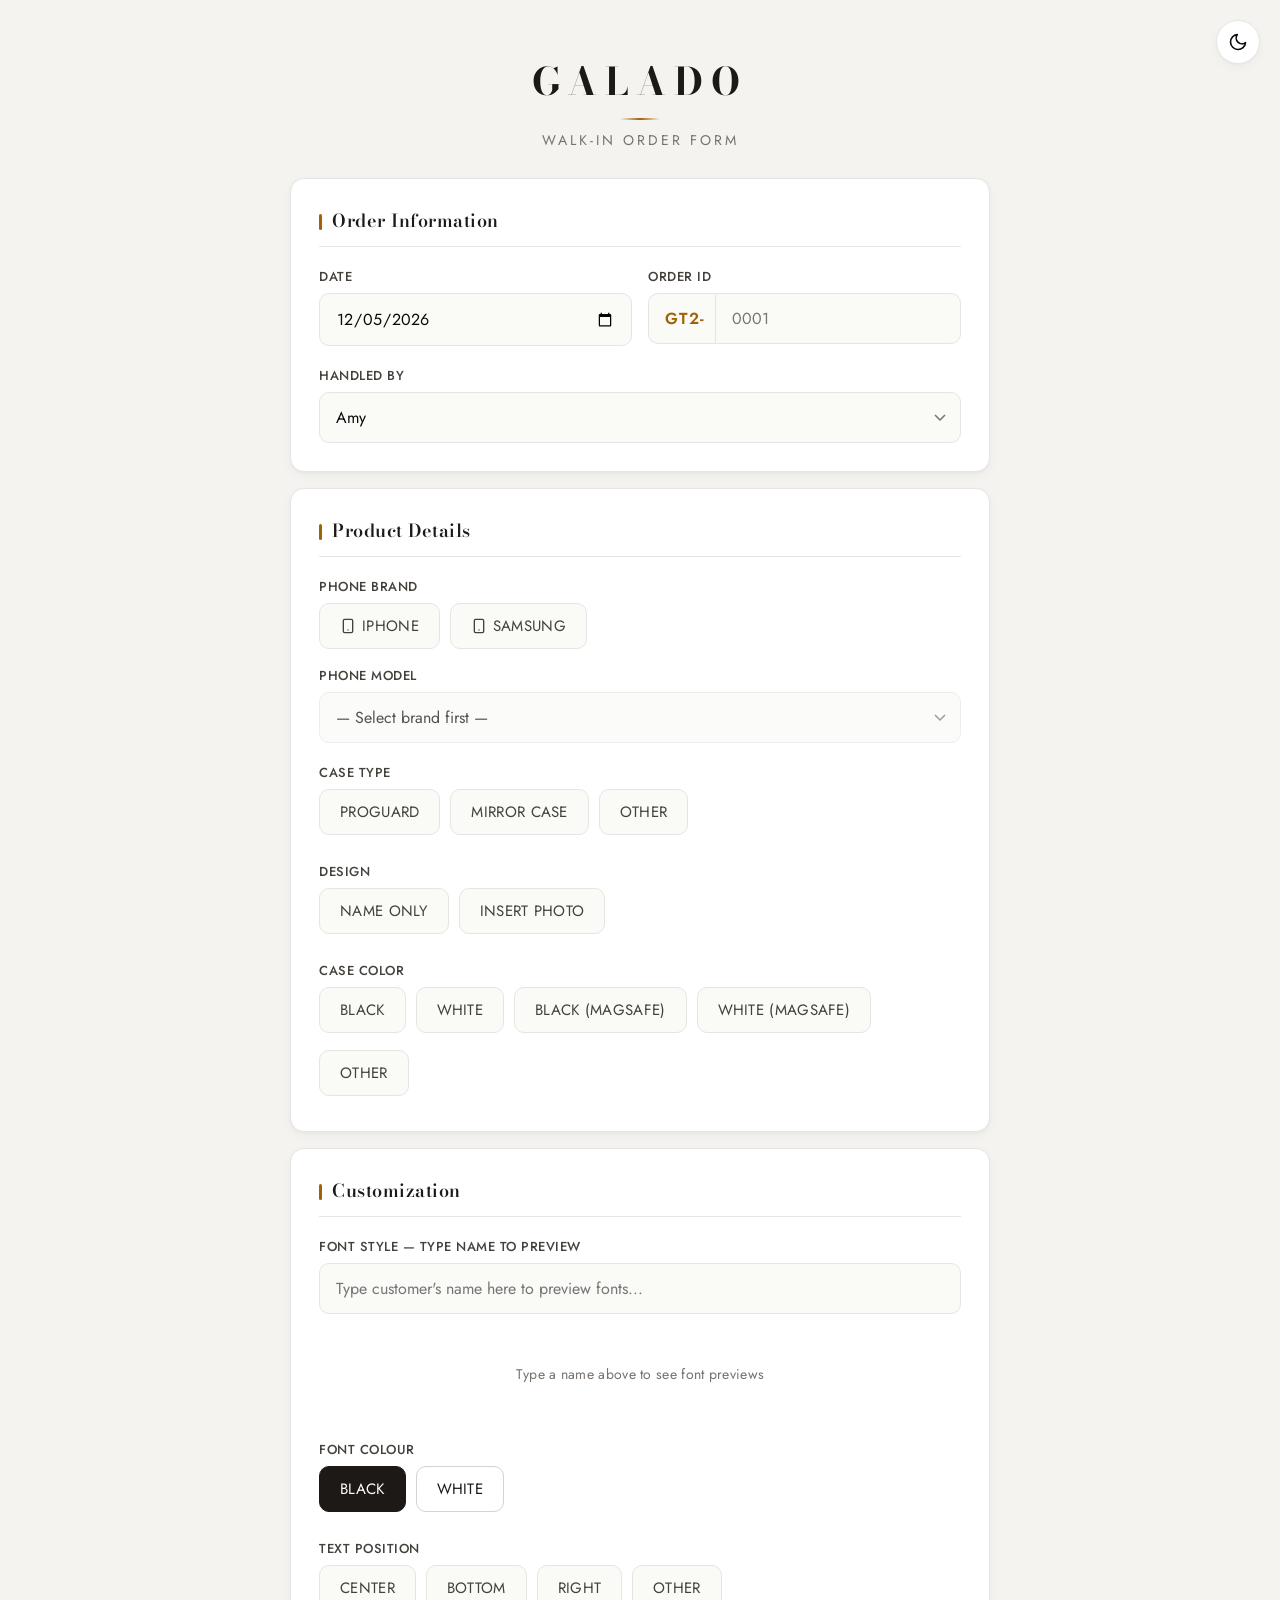
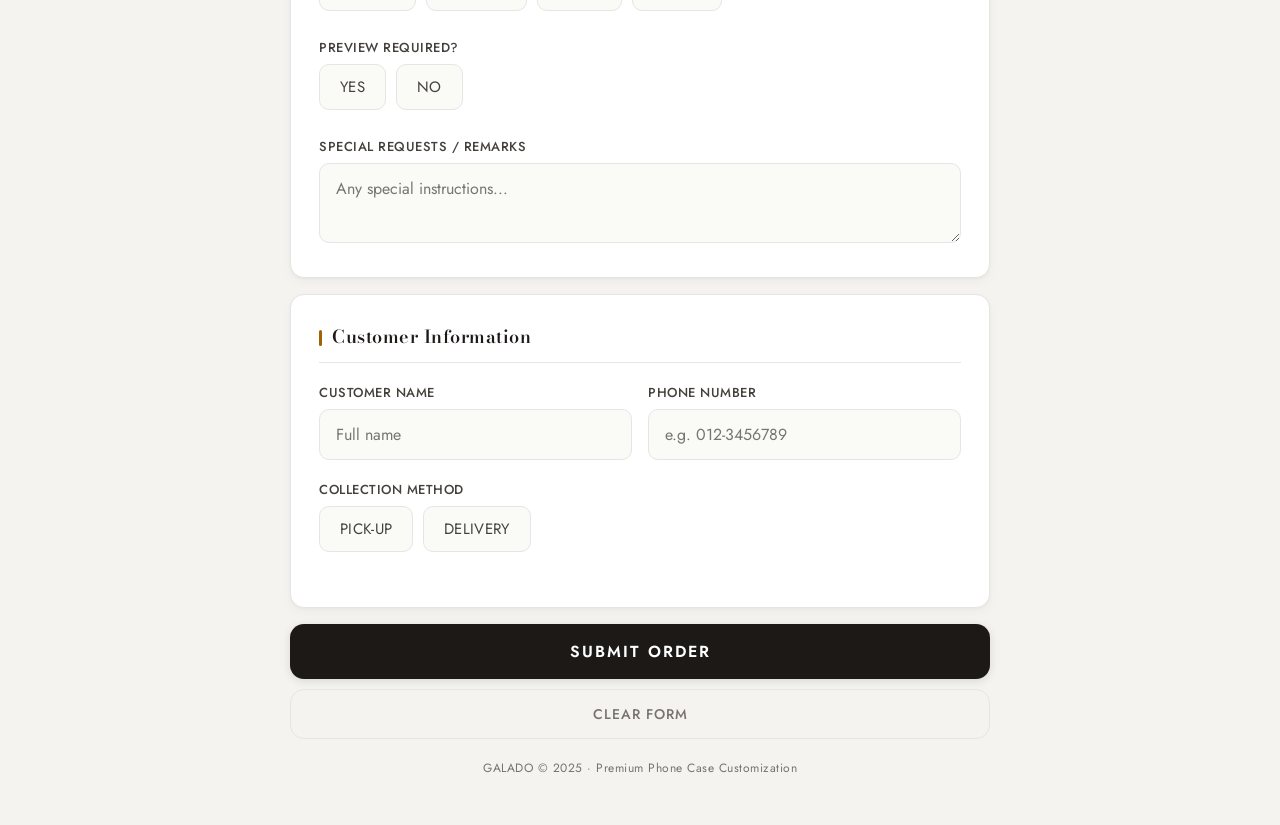
<file: _archive/gt2-walk-in-form.html>
<!DOCTYPE html>
<html lang="en">
<head>
  <meta charset="UTF-8">
  <meta name="viewport" content="width=device-width, initial-scale=1.0, user-scalable=no">
  <title>GALADO Walk-In Phone Case Order Form</title>
  <link rel="preconnect" href="https://fonts.googleapis.com">
  <link rel="preconnect" href="https://fonts.gstatic.com" crossorigin>
  <link href="https://fonts.googleapis.com/css2?family=Bodoni+Moda:opsz,wght@6..96,400;6..96,500;6..96,600;6..96,700&family=Jost:wght@300;400;500;600;700&display=swap" rel="stylesheet">
  <style>
    /* ── Custom Font Faces ── */
    @font-face { font-family: 'Rustling Sound'; src: url('fonts/Rustling Sound.ttf') format('truetype'); font-display: swap; }
    @font-face { font-family: 'Ayla Handwritten'; src: url('fonts/AylaHandwritten-Regular.ttf') format('truetype'); font-display: swap; }
    @font-face { font-family: 'Right Strongline'; src: url('fonts/Right Strongline.ttf') format('truetype'); font-display: swap; }
    @font-face { font-family: 'Angelic Bonques'; src: url('fonts/Angelic_Bonques_Script.ttf') format('truetype'); font-display: swap; }
    @font-face { font-family: 'Bebas'; src: url('fonts/Bebas-Regular.otf') format('opentype'); font-display: swap; }
    @font-face { font-family: 'Orange Gummy'; src: url('fonts/Orange Gummy.otf') format('opentype'); font-display: swap; }
    @font-face { font-family: 'LadylikeBB'; src: url('fonts/LadylikeBB.otf') format('opentype'); font-display: swap; }
    @font-face { font-family: 'Kiss Me or Not'; src: url('fonts/Kiss Me or Not - OTF.otf') format('opentype'); font-display: swap; }
    @font-face { font-family: 'Shorelines Script'; src: url('fonts/Shorelines Script Bold.otf') format('opentype'); font-display: swap; }
    @font-face { font-family: 'Gotcha'; src: url('fonts/gotcha-regular.ttf') format('truetype'); font-display: swap; }

    :root {
      --primary: #1C1917;
      --primary-on: #FFFFFF;
      --secondary: #44403C;
      --accent: #A16207;
      --accent-light: #D4A843;
      --accent-glow: rgba(161, 98, 7, 0.12);
      --bg: #F5F3EF;
      --bg-warm: #FAFAF7;
      --card: #FFFFFF;
      --card-foreground: #0C0A09;
      --muted: #78716C;
      --border: #E7E5E4;
      --border-focus: #A16207;
      --destructive: #DC2626;
      --success: #16A34A;
      --radius: 14px;
      --radius-sm: 10px;
      --shadow-card: 0 1px 3px rgba(28,25,23,0.04), 0 4px 12px rgba(28,25,23,0.03);
      --shadow-card-hover: 0 2px 8px rgba(28,25,23,0.06), 0 8px 24px rgba(28,25,23,0.05);
      --transition: 200ms cubic-bezier(0.4, 0, 0.2, 1);
    }

    [data-theme="dark"] {
      --primary: #F5F3EF;
      --primary-on: #1C1917;
      --secondary: #A8A29E;
      --accent: #D4A843;
      --accent-light: #E9C97B;
      --accent-glow: rgba(212, 168, 67, 0.15);
      --bg: #0C0A09;
      --bg-warm: #1C1917;
      --card: #1C1917;
      --card-foreground: #E7E5E4;
      --muted: #78716C;
      --border: #2E2A27;
      --border-focus: #D4A843;
      --shadow-card: 0 1px 3px rgba(0,0,0,0.2), 0 4px 12px rgba(0,0,0,0.15);
      --shadow-card-hover: 0 2px 8px rgba(0,0,0,0.3), 0 8px 24px rgba(0,0,0,0.2);
    }

    * { box-sizing: border-box; margin: 0; padding: 0; }

    body {
      font-family: 'Jost', -apple-system, BlinkMacSystemFont, sans-serif;
      background: var(--bg);
      color: var(--card-foreground);
      -webkit-text-size-adjust: 100%;
      -webkit-font-smoothing: antialiased;
      -moz-osx-font-smoothing: grayscale;
      transition: background-color 0.3s ease, color 0.3s ease;
    }

    .card, input, textarea, select, .radio-option label, .check-option label,
    .btn-submit, .btn-reset, .toast, .theme-toggle, .order-id-prefix, .photo-btn {
      transition: all var(--transition);
    }

    .container {
      max-width: 740px;
      margin: 0 auto;
      padding: 20px 20px 48px;
    }

    /* ── Header ── */
    header {
      text-align: center;
      padding: 32px 0 28px;
    }

    .brand-logo {
      font-family: 'Bodoni Moda', serif;
      font-size: 38px;
      font-weight: 700;
      letter-spacing: 8px;
      color: var(--primary);
      text-transform: uppercase;
      margin-bottom: 2px;
    }

    .brand-accent {
      display: block;
      width: 40px;
      height: 2px;
      background: linear-gradient(90deg, transparent, var(--accent), transparent);
      margin: 8px auto 10px;
    }

    header p {
      font-family: 'Jost', sans-serif;
      font-size: 14px;
      font-weight: 400;
      color: var(--muted);
      letter-spacing: 3px;
      text-transform: uppercase;
    }

    /* ── Cards ── */
    .card {
      background: var(--card);
      border-radius: var(--radius);
      padding: 28px;
      margin-bottom: 16px;
      box-shadow: var(--shadow-card);
      border: 1px solid var(--border);
      transition: box-shadow var(--transition);
    }

    .card:focus-within {
      box-shadow: var(--shadow-card-hover);
    }

    .card-title {
      font-family: 'Bodoni Moda', serif;
      font-size: 18px;
      font-weight: 600;
      color: var(--primary);
      margin-bottom: 20px;
      padding-bottom: 12px;
      border-bottom: 1px solid var(--border);
      letter-spacing: 0.5px;
    }

    .card-title::before {
      content: '';
      display: inline-block;
      width: 3px;
      height: 16px;
      background: var(--accent);
      border-radius: 2px;
      margin-right: 10px;
      vertical-align: middle;
      position: relative;
      top: -1px;
    }

    /* ── Fields ── */
    .field {
      margin-bottom: 20px;
    }

    .field:last-child {
      margin-bottom: 0;
    }

    label {
      display: block;
      font-size: 13px;
      font-weight: 500;
      color: var(--secondary);
      margin-bottom: 7px;
      letter-spacing: 0.5px;
      text-transform: uppercase;
    }

    input[type="text"],
    input[type="tel"],
    input[type="email"],
    input[type="date"],
    textarea,
    select {
      width: 100%;
      padding: 13px 16px;
      font-family: 'Jost', sans-serif;
      font-size: 16px;
      font-weight: 400;
      border: 1.5px solid var(--border);
      border-radius: var(--radius-sm);
      background: var(--bg-warm);
      color: var(--card-foreground);
      transition: border-color var(--transition), box-shadow var(--transition), background var(--transition);
      -webkit-appearance: none;
      appearance: none;
    }

    input:focus, textarea:focus, select:focus {
      outline: none;
      border-color: var(--border-focus);
      background: #fff;
      box-shadow: 0 0 0 3px var(--accent-glow);
    }

    textarea {
      resize: vertical;
      min-height: 80px;
      line-height: 1.5;
    }

    select {
      background-image: url("data:image/svg+xml,%3Csvg xmlns='http://www.w3.org/2000/svg' width='12' height='8'%3E%3Cpath d='M1 1l5 5 5-5' stroke='%2378716C' stroke-width='1.5' fill='none'/%3E%3C/svg%3E");
      background-repeat: no-repeat;
      background-position: right 14px center;
      padding-right: 38px;
      cursor: pointer;
    }

    /* ── Radio / Checkbox Buttons ── */
    .radio-group, .check-group {
      display: flex;
      flex-wrap: wrap;
      gap: 10px;
    }

    .radio-option, .check-option {
      position: relative;
    }

    .radio-option input, .check-option input {
      position: absolute;
      opacity: 0;
      width: 0;
      height: 0;
    }

    .radio-option label, .check-option label {
      display: inline-flex;
      align-items: center;
      padding: 11px 20px;
      font-family: 'Jost', sans-serif;
      font-size: 15px;
      font-weight: 400;
      letter-spacing: 0.3px;
      border: 1.5px solid var(--border);
      border-radius: var(--radius-sm);
      cursor: pointer;
      transition: all var(--transition);
      user-select: none;
      -webkit-user-select: none;
      background: var(--bg-warm);
      color: var(--secondary);
    }

    .radio-option label:active, .check-option label:active {
      transform: scale(0.97);
    }

    .radio-option input:checked + label,
    .check-option input:checked + label {
      background: var(--primary);
      color: var(--primary-on);
      border-color: var(--primary);
      font-weight: 500;
      box-shadow: 0 2px 8px rgba(28,25,23,0.15);
    }

    .radio-option input:focus-visible + label,
    .check-option input:focus-visible + label {
      box-shadow: 0 0 0 3px var(--accent-glow);
    }

    .other-input {
      margin-top: 10px;
      display: none;
    }

    .other-input.visible {
      display: block;
    }

    .inline-row {
      display: grid;
      grid-template-columns: 1fr 1fr;
      gap: 16px;
    }

    .delivery-section {
      display: none;
      margin-top: 20px;
      padding-top: 20px;
      border-top: 1px solid var(--border);
    }

    .delivery-section.visible {
      display: block;
    }

    /* ── Photo Buttons ── */
    .photo-btn {
      padding: 11px 20px;
      font-family: 'Jost', sans-serif;
      font-size: 15px;
      font-weight: 500;
      border: 1.5px solid var(--accent);
      border-radius: var(--radius-sm);
      background: #fff;
      color: var(--accent);
      cursor: pointer;
      -webkit-appearance: none;
      transition: all var(--transition);
      letter-spacing: 0.3px;
    }

    .photo-btn:active {
      background: var(--accent-glow);
      transform: scale(0.97);
    }

    /* ── Order ID Prefix ── */
    .order-id-prefix {
      padding: 13px 10px 13px 16px;
      font-family: 'Jost', sans-serif;
      font-size: 16px;
      font-weight: 600;
      background: var(--bg-warm);
      border: 1.5px solid var(--border);
      border-right: none;
      border-radius: var(--radius-sm) 0 0 var(--radius-sm);
      color: var(--accent);
      white-space: nowrap;
      letter-spacing: 1px;
    }

    /* ── Buttons ── */
    .btn-submit {
      display: block;
      width: 100%;
      padding: 16px;
      font-family: 'Jost', sans-serif;
      font-size: 16px;
      font-weight: 600;
      letter-spacing: 2px;
      text-transform: uppercase;
      color: var(--primary-on);
      background: var(--primary);
      border: none;
      border-radius: var(--radius);
      cursor: pointer;
      transition: all var(--transition);
      -webkit-appearance: none;
      box-shadow: 0 2px 8px rgba(28,25,23,0.12);
    }

    .btn-submit:active {
      background: var(--secondary);
      transform: scale(0.99);
      box-shadow: 0 1px 4px rgba(28,25,23,0.08);
    }

    .btn-reset {
      display: block;
      width: 100%;
      padding: 14px;
      margin-top: 10px;
      font-family: 'Jost', sans-serif;
      font-size: 14px;
      font-weight: 500;
      letter-spacing: 1px;
      text-transform: uppercase;
      color: var(--muted);
      background: transparent;
      border: 1.5px solid var(--border);
      border-radius: var(--radius);
      cursor: pointer;
      -webkit-appearance: none;
      transition: all var(--transition);
    }

    .btn-reset:active {
      background: var(--bg-warm);
      border-color: var(--secondary);
      color: var(--secondary);
    }

    /* ── Toast ── */
    .toast {
      position: fixed;
      top: -80px;
      left: 50%;
      transform: translateX(-50%);
      background: var(--primary);
      color: var(--primary-on);
      padding: 14px 28px;
      border-radius: var(--radius);
      font-family: 'Jost', sans-serif;
      font-size: 15px;
      font-weight: 500;
      z-index: 1000;
      transition: top 0.4s cubic-bezier(0.4, 0, 0.2, 1);
      box-shadow: 0 8px 32px rgba(28,25,23,0.2);
      letter-spacing: 0.3px;
    }

    .toast.show {
      top: 40px;
    }

    /* ── Footer ── */
    .form-footer {
      text-align: center;
      padding: 20px 0 0;
      font-size: 12px;
      color: var(--muted);
      letter-spacing: 0.5px;
    }

    /* ── Dark Mode Toggle ── */
    .theme-toggle {
      position: fixed;
      top: 20px;
      right: 20px;
      width: 44px;
      height: 44px;
      border-radius: 50%;
      border: 1.5px solid var(--border);
      background: var(--card);
      color: var(--card-foreground);
      cursor: pointer;
      display: flex;
      align-items: center;
      justify-content: center;
      box-shadow: var(--shadow-card);
      transition: all var(--transition);
      z-index: 100;
      -webkit-appearance: none;
    }

    .theme-toggle:active {
      transform: scale(0.92);
    }

    .theme-toggle svg {
      width: 20px;
      height: 20px;
      transition: transform 0.3s cubic-bezier(0.4, 0, 0.2, 1);
    }

    .theme-toggle:active svg {
      transform: rotate(30deg);
    }

    .theme-toggle .icon-sun { display: none; }
    .theme-toggle .icon-moon { display: block; }

    [data-theme="dark"] .theme-toggle .icon-sun { display: block; }
    [data-theme="dark"] .theme-toggle .icon-moon { display: none; }

    /* ── Font Preview Grid ── */
    .font-preview-input {
      margin-bottom: 14px;
    }

    .font-preview-grid {
      display: grid;
      grid-template-columns: 1fr;
      gap: 12px;
      max-height: 520px;
      overflow-y: auto;
      -webkit-overflow-scrolling: touch;
      padding: 4px;
    }

    .font-preview-card {
      padding: 16px 14px;
      border: 2px solid var(--border);
      border-radius: var(--radius-sm);
      background: var(--bg-warm);
      cursor: pointer;
      transition: all var(--transition);
      text-align: center;
      user-select: none;
      -webkit-user-select: none;
      min-height: 88px;
      display: flex;
      flex-direction: column;
      justify-content: center;
      align-items: center;
      gap: 8px;
    }

    .font-preview-card:active {
      transform: scale(0.97);
    }

    .font-preview-card.selected {
      border-color: var(--accent);
      background: var(--accent-glow);
      box-shadow: 0 0 0 3px var(--accent-glow), 0 2px 8px rgba(161,98,7,0.12);
    }

    .font-preview-card .font-name {
      font-family: 'Jost', sans-serif;
      font-size: 11px;
      font-weight: 500;
      color: var(--muted);
      letter-spacing: 0.5px;
      text-transform: uppercase;
    }

    .font-preview-card .font-sample {
      font-size: 32px;
      line-height: 1.4;
      color: var(--card-foreground);
      word-break: break-word;
      max-width: 100%;
      padding: 4px 0;
    }

    .font-preview-card.selected .font-name {
      color: var(--accent);
      font-weight: 600;
    }

    .font-selected-badge {
      display: none;
      font-family: 'Jost', sans-serif;
      font-size: 13px;
      font-weight: 500;
      color: var(--accent);
      margin-top: 8px;
      letter-spacing: 0.3px;
    }

    .font-selected-badge.visible {
      display: block;
    }

    .font-preview-placeholder {
      grid-column: 1 / -1;
      text-align: center;
      padding: 32px 16px;
      color: var(--muted);
      font-size: 14px;
      letter-spacing: 0.3px;
    }

    /* ── Reduced Motion ── */
    @media (prefers-reduced-motion: reduce) {
      *, *::before, *::after {
        transition-duration: 0.01ms !important;
        animation-duration: 0.01ms !important;
      }
    }

    /* ── Print ── */
    @media print {
      body { background: #fff; }
      .card { box-shadow: none; border: 1px solid #ddd; }
      .btn-submit, .btn-reset, .form-footer { display: none; }
    }
  </style>
</head>
<body>

<!-- Dark Mode Toggle -->
<button class="theme-toggle" id="themeToggle" aria-label="Toggle dark mode">
  <svg class="icon-moon" viewBox="0 0 24 24" fill="none" stroke="currentColor" stroke-width="2" stroke-linecap="round" stroke-linejoin="round"><path d="M21 12.79A9 9 0 1 1 11.21 3 7 7 0 0 0 21 12.79z"/></svg>
  <svg class="icon-sun" viewBox="0 0 24 24" fill="none" stroke="currentColor" stroke-width="2" stroke-linecap="round" stroke-linejoin="round"><circle cx="12" cy="12" r="5"/><line x1="12" y1="1" x2="12" y2="3"/><line x1="12" y1="21" x2="12" y2="23"/><line x1="4.22" y1="4.22" x2="5.64" y2="5.64"/><line x1="18.36" y1="18.36" x2="19.78" y2="19.78"/><line x1="1" y1="12" x2="3" y2="12"/><line x1="21" y1="12" x2="23" y2="12"/><line x1="4.22" y1="19.78" x2="5.64" y2="18.36"/><line x1="18.36" y1="5.64" x2="19.78" y2="4.22"/></svg>
</button>

<div class="container">
  <header>
    <div class="brand-logo">Galado</div>
    <span class="brand-accent"></span>
    <p>Walk-In Order Form</p>
  </header>

  <form id="orderForm" autocomplete="off">

    <!-- Order Info -->
    <div class="card">
      <div class="card-title">Order Information</div>
      <div class="inline-row">
        <div class="field">
          <label for="orderDate">Date</label>
          <input type="date" id="orderDate" required>
        </div>
        <div class="field">
          <label for="orderId">Order ID</label>
          <div style="display:flex;align-items:center;gap:0">
            <span class="order-id-prefix">GT2-</span>
            <input type="text" id="orderId" placeholder="0001" inputmode="text" style="border-radius:0 var(--radius-sm) var(--radius-sm) 0;" required>
          </div>
        </div>
      </div>
      <div class="field">
        <label for="handledBy">Handled By</label>
        <select id="handledBy" required>
          <option value="Amy" selected>Amy</option>
          <option value="Akram">Akram</option>
        </select>
      </div>
    </div>

    <!-- Product Details -->
    <div class="card">
      <div class="card-title">Product Details</div>

      <div class="field">
        <label>Phone Brand</label>
        <div class="radio-group" style="margin-bottom:10px;">
          <div class="radio-option">
            <input type="radio" name="phoneBrand" id="brandIphone" value="iPhone">
            <label for="brandIphone">
              <svg width="16" height="16" viewBox="0 0 24 24" fill="none" stroke="currentColor" stroke-width="2" stroke-linecap="round" stroke-linejoin="round" style="margin-right:6px;"><rect x="5" y="2" width="14" height="20" rx="2" ry="2"/><line x1="12" y1="18" x2="12.01" y2="18"/></svg>
              iPhone
            </label>
          </div>
          <div class="radio-option">
            <input type="radio" name="phoneBrand" id="brandSamsung" value="Samsung">
            <label for="brandSamsung">
              <svg width="16" height="16" viewBox="0 0 24 24" fill="none" stroke="currentColor" stroke-width="2" stroke-linecap="round" stroke-linejoin="round" style="margin-right:6px;"><rect x="5" y="2" width="14" height="20" rx="2" ry="2"/><line x1="12" y1="18" x2="12.01" y2="18"/></svg>
              Samsung
            </label>
          </div>
        </div>
        <label for="phoneModel">Phone Model</label>
        <select id="phoneModel" required disabled>
          <option value="">— Select brand first —</option>
        </select>
      </div>

      <div class="field">
        <label>Case Type</label>
        <div class="radio-group">
          <div class="radio-option">
            <input type="radio" name="caseType" id="ct1" value="ProGuard">
            <label for="ct1">ProGuard</label>
          </div>
          <div class="radio-option">
            <input type="radio" name="caseType" id="ct2" value="Mirror Case">
            <label for="ct2">Mirror Case</label>
          </div>
          <div class="radio-option">
            <input type="radio" name="caseType" id="ct3" value="Other" data-toggle="caseTypeOther">
            <label for="ct3">Other</label>
          </div>
        </div>
        <div class="other-input" id="caseTypeOther">
          <input type="text" placeholder="Specify case type">
        </div>
      </div>

      <div class="field">
        <label>Design</label>
        <div class="radio-group">
          <div class="radio-option">
            <input type="radio" name="design" id="d1" value="Name Only">
            <label for="d1">Name Only</label>
          </div>
          <div class="radio-option">
            <input type="radio" name="design" id="d2" value="Insert Photo">
            <label for="d2">Insert Photo</label>
          </div>
        </div>
        <div id="photoUploadSection" style="display:none;margin-top:12px;">
          <!-- Insert Photo -->
          <div class="photo-upload-block">
            <label>Insert Photo</label>
            <input type="file" id="photoUpload" accept="image/*" capture="environment" style="display:none;">
            <div style="display:flex;gap:10px;margin-top:6px;">
              <button type="button" class="photo-btn" onclick="document.getElementById('photoUpload').setAttribute('capture','environment');document.getElementById('photoUpload').click();">
                <svg width="15" height="15" viewBox="0 0 24 24" fill="none" stroke="currentColor" stroke-width="2" stroke-linecap="round" stroke-linejoin="round" style="margin-right:5px;vertical-align:-2px;"><path d="M23 19a2 2 0 0 1-2 2H3a2 2 0 0 1-2-2V8a2 2 0 0 1 2-2h4l2-3h6l2 3h4a2 2 0 0 1 2 2z"/><circle cx="12" cy="13" r="4"/></svg>
                Snap Photo
              </button>
              <button type="button" class="photo-btn" onclick="document.getElementById('photoUpload').removeAttribute('capture');document.getElementById('photoUpload').click();">
                <svg width="15" height="15" viewBox="0 0 24 24" fill="none" stroke="currentColor" stroke-width="2" stroke-linecap="round" stroke-linejoin="round" style="margin-right:5px;vertical-align:-2px;"><rect x="3" y="3" width="18" height="18" rx="2" ry="2"/><circle cx="8.5" cy="8.5" r="1.5"/><polyline points="21 15 16 10 5 21"/></svg>
                Choose from Library
              </button>
            </div>
            <div id="photoPreview" style="margin-top:12px;display:none;">
              <img id="photoThumb" style="max-width:100%;max-height:200px;border-radius:var(--radius-sm);border:1.5px solid var(--border);">
              <button type="button" id="btnRemovePhoto" style="display:block;margin-top:8px;font-family:'Jost',sans-serif;font-size:13px;color:var(--destructive);background:none;border:none;cursor:pointer;font-weight:500;letter-spacing:0.3px;text-transform:uppercase;">Remove Photo</button>
            </div>
          </div>
          <!-- Customer Photo -->
          <div class="photo-upload-block" style="margin-top:16px;padding-top:16px;border-top:1px solid var(--border);">
            <label>Customer Photo</label>
            <input type="file" id="customerPhotoUpload" accept="image/*" capture="environment" style="display:none;">
            <div style="display:flex;gap:10px;margin-top:6px;">
              <button type="button" class="photo-btn" onclick="document.getElementById('customerPhotoUpload').setAttribute('capture','environment');document.getElementById('customerPhotoUpload').click();">
                <svg width="15" height="15" viewBox="0 0 24 24" fill="none" stroke="currentColor" stroke-width="2" stroke-linecap="round" stroke-linejoin="round" style="margin-right:5px;vertical-align:-2px;"><path d="M23 19a2 2 0 0 1-2 2H3a2 2 0 0 1-2-2V8a2 2 0 0 1 2-2h4l2-3h6l2 3h4a2 2 0 0 1 2 2z"/><circle cx="12" cy="13" r="4"/></svg>
                Snap Photo
              </button>
              <button type="button" class="photo-btn" onclick="document.getElementById('customerPhotoUpload').removeAttribute('capture');document.getElementById('customerPhotoUpload').click();">
                <svg width="15" height="15" viewBox="0 0 24 24" fill="none" stroke="currentColor" stroke-width="2" stroke-linecap="round" stroke-linejoin="round" style="margin-right:5px;vertical-align:-2px;"><rect x="3" y="3" width="18" height="18" rx="2" ry="2"/><circle cx="8.5" cy="8.5" r="1.5"/><polyline points="21 15 16 10 5 21"/></svg>
                Choose from Library
              </button>
            </div>
            <div id="customerPhotoPreview" style="margin-top:12px;display:none;">
              <img id="customerPhotoThumb" style="max-width:100%;max-height:200px;border-radius:var(--radius-sm);border:1.5px solid var(--border);">
              <button type="button" id="btnRemoveCustomerPhoto" style="display:block;margin-top:8px;font-family:'Jost',sans-serif;font-size:13px;color:var(--destructive);background:none;border:none;cursor:pointer;font-weight:500;letter-spacing:0.3px;text-transform:uppercase;">Remove Photo</button>
            </div>
          </div>
        </div>
      </div>

      <div class="field">
        <label>Case Color</label>
        <div class="radio-group">
          <div class="radio-option">
            <input type="radio" name="caseColor" id="cc1" value="Black">
            <label for="cc1">Black</label>
          </div>
          <div class="radio-option">
            <input type="radio" name="caseColor" id="cc2" value="White">
            <label for="cc2">White</label>
          </div>
          <div class="radio-option">
            <input type="radio" name="caseColor" id="cc3" value="Black (MagSafe)">
            <label for="cc3">Black (MagSafe)</label>
          </div>
          <div class="radio-option">
            <input type="radio" name="caseColor" id="cc4" value="White (MagSafe)">
            <label for="cc4">White (MagSafe)</label>
          </div>
          <div class="radio-option">
            <input type="radio" name="caseColor" id="cc5" value="Other" data-toggle="caseColorOther">
            <label for="cc5">Other</label>
          </div>
        </div>
        <div class="other-input" id="caseColorOther">
          <input type="text" placeholder="Specify color">
        </div>
      </div>
    </div>

    <!-- Customization -->
    <div class="card">
      <div class="card-title">Customization</div>

      <div class="field">
        <label for="fontPreviewInput">Font Style — Type Name to Preview</label>
        <div class="font-preview-input">
          <input type="text" id="fontPreviewInput" placeholder="Type customer's name here to preview fonts...">
        </div>
        <div class="font-preview-grid" id="fontPreviewGrid">
          <div class="font-preview-placeholder">Type a name above to see font previews</div>
        </div>
        <div class="font-selected-badge" id="fontSelectedBadge">
          <svg width="14" height="14" viewBox="0 0 24 24" fill="none" stroke="currentColor" stroke-width="2.5" stroke-linecap="round" stroke-linejoin="round" style="vertical-align:-2px;margin-right:4px;color:var(--success);"><polyline points="20 6 9 17 4 12"/></svg>
          Selected: <strong id="fontSelectedName"></strong>
        </div>
        <input type="hidden" id="selectedFontStyle" value="">
      </div>

      <div class="field">
        <label>Font Colour</label>
        <div class="radio-group">
          <div class="radio-option">
            <input type="radio" name="fontColour" id="fc1" value="Black">
            <label for="fc1" style="background:#1C1917;color:#fff;border-color:#1C1917;">Black</label>
          </div>
          <div class="radio-option">
            <input type="radio" name="fontColour" id="fc2" value="White">
            <label for="fc2" style="background:#fff;color:#1C1917;border-color:#d2d2d7;">White</label>
          </div>
        </div>
      </div>

      <div class="field">
        <label>Text Position</label>
        <div class="radio-group">
          <div class="radio-option">
            <input type="radio" name="textPosition" id="tp1" value="Center">
            <label for="tp1">Center</label>
          </div>
          <div class="radio-option">
            <input type="radio" name="textPosition" id="tp2" value="Bottom">
            <label for="tp2">Bottom</label>
          </div>
          <div class="radio-option">
            <input type="radio" name="textPosition" id="tp3" value="Right">
            <label for="tp3">Right</label>
          </div>
          <div class="radio-option">
            <input type="radio" name="textPosition" id="tp4" value="Other">
            <label for="tp4">Other</label>
          </div>
        </div>
        <div id="textPositionOtherSection" style="display:none;margin-top:12px;">
          <label for="textPositionPhoto">Upload or Snap Reference Photo</label>
          <input type="file" id="textPositionPhoto" accept="image/*" capture="environment" style="display:none;">
          <div style="display:flex;gap:10px;margin-top:6px;">
            <button type="button" class="photo-btn" onclick="document.getElementById('textPositionPhoto').setAttribute('capture','environment');document.getElementById('textPositionPhoto').click();">Snap Photo</button>
            <button type="button" class="photo-btn" onclick="document.getElementById('textPositionPhoto').removeAttribute('capture');document.getElementById('textPositionPhoto').click();">Choose from Library</button>
          </div>
          <div id="textPositionPreview" style="margin-top:10px;display:none;">
            <img id="textPositionThumb" style="max-width:100%;max-height:200px;border-radius:10px;border:1.5px solid var(--border);">
            <button type="button" id="btnRemoveTextPositionPhoto" style="display:block;margin-top:8px;font-size:14px;color:#ff3b30;background:none;border:none;cursor:pointer;font-weight:500;">Remove Photo</button>
          </div>
        </div>
      </div>

      <div class="field">
        <label>Preview Required?</label>
        <div class="radio-group">
          <div class="radio-option">
            <input type="radio" name="preview" id="pv1" value="Yes">
            <label for="pv1">Yes</label>
          </div>
          <div class="radio-option">
            <input type="radio" name="preview" id="pv2" value="No">
            <label for="pv2">No</label>
          </div>
        </div>
      </div>

      <div class="field">
        <label for="remarks">Special Requests / Remarks</label>
        <textarea id="remarks" placeholder="Any special instructions..."></textarea>
      </div>
    </div>

    <!-- Customer Info -->
    <div class="card">
      <div class="card-title">Customer Information</div>

      <div class="inline-row">
        <div class="field">
          <label for="customerName">Customer Name</label>
          <input type="text" id="customerName" placeholder="Full name" required>
        </div>
        <div class="field">
          <label for="phoneNumber">Phone Number</label>
          <input type="tel" id="phoneNumber" placeholder="e.g. 012-3456789" required>
        </div>
      </div>

      <div class="field">
        <label>Collection Method</label>
        <div class="radio-group">
          <div class="radio-option">
            <input type="radio" name="collection" id="col1" value="Pick-up">
            <label for="col1">Pick-up</label>
          </div>
          <div class="radio-option">
            <input type="radio" name="collection" id="col2" value="Delivery">
            <label for="col2">Delivery</label>
          </div>
        </div>
      </div>

      <div class="delivery-section" id="deliverySection">
        <div class="field">
          <label for="address">Delivery Address</label>
          <textarea id="address" placeholder="Full delivery address"></textarea>
        </div>
        <div class="field">
          <label for="email">Email Address</label>
          <input type="email" id="email" placeholder="email@example.com">
        </div>
      </div>
    </div>

    <!-- Actions -->
    <button type="submit" class="btn-submit">Submit Order</button>
    <button type="button" class="btn-reset" id="resetBtn">Clear Form</button>

  </form>

  <div class="form-footer">GALADO &copy; 2025 &middot; Premium Phone Case Customization</div>
</div>

<div class="toast" id="toast"></div>

<script>
  // Dark mode toggle with localStorage persistence
  const themeToggle = document.getElementById('themeToggle');
  const savedTheme = localStorage.getItem('galado_theme');
  if (savedTheme) {
    document.documentElement.setAttribute('data-theme', savedTheme);
  }
  themeToggle.addEventListener('click', () => {
    const current = document.documentElement.getAttribute('data-theme');
    const next = current === 'dark' ? 'light' : 'dark';
    document.documentElement.setAttribute('data-theme', next);
    localStorage.setItem('galado_theme', next);
  });

  // Auto-set today's date
  const dateInput = document.getElementById('orderDate');
  dateInput.valueAsDate = new Date();

  // Phone model data
  const phoneModels = {
    iPhone: [
      'iPhone 13 mini', 'iPhone 13', 'iPhone 13 Pro', 'iPhone 13 Pro Max',
      'iPhone 14', 'iPhone 14 Plus', 'iPhone 14 Pro', 'iPhone 14 Pro Max',
      'iPhone 15', 'iPhone 15 Plus', 'iPhone 15 Pro', 'iPhone 15 Pro Max',
      'iPhone 16', 'iPhone 16 Plus', 'iPhone 16 Pro', 'iPhone 16 Pro Max',
      'iPhone 16e',
      'iPhone 17', 'iPhone 17 Air', 'iPhone 17 Pro', 'iPhone 17 Pro Max',
    ],
    Samsung: [
      'Galaxy S23', 'Galaxy S23+', 'Galaxy S23 Ultra', 'Galaxy S23 FE',
      'Galaxy S24', 'Galaxy S24+', 'Galaxy S24 Ultra', 'Galaxy S24 FE',
      'Galaxy S25', 'Galaxy S25+', 'Galaxy S25 Ultra', 'Galaxy S25 Edge',
      'Galaxy S26', 'Galaxy S26+', 'Galaxy S26 Ultra',
    ],
  };

  const phoneModelSelect = document.getElementById('phoneModel');

  document.querySelectorAll('input[name="phoneBrand"]').forEach(r => {
    r.addEventListener('change', () => {
      const brand = r.value;
      phoneModelSelect.disabled = false;
      phoneModelSelect.innerHTML = '<option value="">— Select model —</option>';
      phoneModels[brand].forEach(model => {
        const opt = document.createElement('option');
        opt.value = model;
        opt.textContent = model;
        phoneModelSelect.appendChild(opt);
      });
    });
  });

  // Generic photo upload handler
  function setupPhotoUpload(inputId, previewId, thumbId, removeBtnId) {
    const input = document.getElementById(inputId);
    const preview = document.getElementById(previewId);
    const thumb = document.getElementById(thumbId);
    const removeBtn = document.getElementById(removeBtnId);

    input.addEventListener('change', () => {
      const file = input.files[0];
      if (file) {
        const reader = new FileReader();
        reader.onload = e => { thumb.src = e.target.result; preview.style.display = 'block'; };
        reader.readAsDataURL(file);
      }
    });

    removeBtn.addEventListener('click', () => { input.value = ''; preview.style.display = 'none'; });

    return { input, preview, thumb };
  }

  // Setup photo uploads (Insert Photo + Customer Photo)
  const insertPhoto = setupPhotoUpload('photoUpload', 'photoPreview', 'photoThumb', 'btnRemovePhoto');
  const customerPhoto = setupPhotoUpload('customerPhotoUpload', 'customerPhotoPreview', 'customerPhotoThumb', 'btnRemoveCustomerPhoto');

  // ── Font Style Live Preview ──
  const fontList = [
    { name: 'Rustling Sound', family: "'Rustling Sound'" },
    { name: 'Ayla Handwritten', family: "'Ayla Handwritten'" },
    { name: 'Right Strongline', family: "'Right Strongline'" },
    { name: 'Angelic Bonques', family: "'Angelic Bonques'" },
    { name: 'Bebas', family: "'Bebas'" },
    { name: 'Orange Gummy', family: "'Orange Gummy'" },
    { name: 'LadylikeBB', family: "'LadylikeBB'" },
    { name: 'Kiss Me or Not', family: "'Kiss Me or Not'" },
    { name: 'Shorelines Script', family: "'Shorelines Script'" },
    { name: 'Gotcha', family: "'Gotcha'" },
  ];

  const fontPreviewInput = document.getElementById('fontPreviewInput');
  const fontPreviewGrid = document.getElementById('fontPreviewGrid');
  const fontSelectedBadge = document.getElementById('fontSelectedBadge');
  const fontSelectedName = document.getElementById('fontSelectedName');
  const selectedFontInput = document.getElementById('selectedFontStyle');
  let selectedFont = '';

  function renderFontPreviews(text) {
    if (!text.trim()) {
      fontPreviewGrid.innerHTML = '<div class="font-preview-placeholder">Type a name above to see font previews</div>';
      return;
    }
    fontPreviewGrid.innerHTML = fontList.map(f => `
      <div class="font-preview-card${selectedFont === f.name ? ' selected' : ''}" data-font="${f.name}">
        <span class="font-name">${f.name}</span>
        <span class="font-sample" style="font-family:${f.family};">${text}</span>
      </div>
    `).join('');

    // Tap to select
    fontPreviewGrid.querySelectorAll('.font-preview-card').forEach(card => {
      card.addEventListener('click', () => {
        selectedFont = card.dataset.font;
        selectedFontInput.value = selectedFont;
        fontSelectedName.textContent = selectedFont;
        fontSelectedBadge.classList.add('visible');
        fontPreviewGrid.querySelectorAll('.font-preview-card').forEach(c => c.classList.remove('selected'));
        card.classList.add('selected');
      });
    });
  }

  fontPreviewInput.addEventListener('input', () => renderFontPreviews(fontPreviewInput.value));

  // Toggle Insert Photo section on design radio change
  const photoUploadSection = document.getElementById('photoUploadSection');
  document.querySelectorAll('input[name="design"]').forEach(r => {
    r.addEventListener('change', () => {
      const isPhoto = document.getElementById('d2').checked;
      photoUploadSection.style.display = isPhoto ? 'block' : 'none';
      if (!isPhoto) {
        insertPhoto.input.value = ''; insertPhoto.preview.style.display = 'none';
        customerPhoto.input.value = ''; customerPhoto.preview.style.display = 'none';
      }
    });
  });

  // Toggle "Other" text inputs
  document.querySelectorAll('input[type="radio"][data-toggle]').forEach(radio => {
    const name = radio.name;
    document.querySelectorAll(`input[name="${name}"]`).forEach(r => {
      r.addEventListener('change', () => {
        const targetId = radio.dataset.toggle;
        const target = document.getElementById(targetId);
        target.classList.toggle('visible', radio.checked);
        if (radio.checked) {
          target.querySelector('input').focus();
        }
      });
    });
  });

  // Toggle Text Position "Other" photo upload
  const textPosOtherSection = document.getElementById('textPositionOtherSection');
  const textPosPhotoInput = document.getElementById('textPositionPhoto');
  const textPosPreview = document.getElementById('textPositionPreview');
  const textPosThumb = document.getElementById('textPositionThumb');

  document.querySelectorAll('input[name="textPosition"]').forEach(r => {
    r.addEventListener('change', () => {
      const isOther = document.getElementById('tp4').checked;
      textPosOtherSection.style.display = isOther ? 'block' : 'none';
      if (!isOther) {
        textPosPhotoInput.value = '';
        textPosPreview.style.display = 'none';
      }
    });
  });

  textPosPhotoInput.addEventListener('change', () => {
    const file = textPosPhotoInput.files[0];
    if (file) {
      const reader = new FileReader();
      reader.onload = e => {
        textPosThumb.src = e.target.result;
        textPosPreview.style.display = 'block';
      };
      reader.readAsDataURL(file);
    }
  });

  document.getElementById('btnRemoveTextPositionPhoto').addEventListener('click', () => {
    textPosPhotoInput.value = '';
    textPosPreview.style.display = 'none';
  });

  // Toggle delivery section
  document.querySelectorAll('input[name="collection"]').forEach(r => {
    r.addEventListener('change', () => {
      const show = document.getElementById('col2').checked;
      document.getElementById('deliverySection').classList.toggle('visible', show);
    });
  });

  // Compress image to max 800px wide, JPEG 0.6 quality (~50-150KB)
  function compressImage(dataUrl, maxWidth = 800, quality = 0.6) {
    return new Promise((resolve) => {
      const img = new Image();
      img.onload = () => {
        const canvas = document.createElement('canvas');
        let w = img.width, h = img.height;
        if (w > maxWidth) {
          h = Math.round(h * maxWidth / w);
          w = maxWidth;
        }
        canvas.width = w;
        canvas.height = h;
        canvas.getContext('2d').drawImage(img, 0, 0, w, h);
        resolve(canvas.toDataURL('image/jpeg', quality));
      };
      img.onerror = () => resolve('');
      img.src = dataUrl;
    });
  }

  // Fetch with timeout
  function fetchWithTimeout(url, options, timeoutMs = 30000) {
    return Promise.race([
      fetch(url, options),
      new Promise((_, reject) =>
        setTimeout(() => reject(new Error('Request timed out')), timeoutMs)
      )
    ]);
  }

  // Toast
  function showToast(msg) {
    const toast = document.getElementById('toast');
    toast.textContent = msg;
    toast.style.background = msg.includes('\u26A0') ? '#92400E' : 'var(--primary)';
    toast.classList.add('show');
    setTimeout(() => toast.classList.remove('show'), 3500);
  }

  // Collect form data
  function collectFormData() {
    const getRadio = name => {
      const el = document.querySelector(`input[name="${name}"]:checked`);
      if (!el) return '';
      if (el.value === 'Other') {
        const otherId = el.dataset.toggle;
        return 'Other: ' + (document.getElementById(otherId)?.querySelector('input')?.value || '');
      }
      return el.value;
    };

    return {
      date: dateInput.value,
      orderId: 'GT2-' + document.getElementById('orderId').value,
      handledBy: document.getElementById('handledBy').value,
      phoneModel: document.getElementById('phoneModel').value,
      caseType: getRadio('caseType'),
      design: getRadio('design'),
      caseColor: getRadio('caseColor'),
      fontStyle: document.getElementById('selectedFontStyle').value,
      fontColour: getRadio('fontColour'),
      textInsert: document.getElementById('fontPreviewInput').value,
      textPosition: getRadio('textPosition'),
      previewRequired: getRadio('preview'),
      remarks: document.getElementById('remarks').value,
      customerName: document.getElementById('customerName').value,
      phoneNumber: document.getElementById('phoneNumber').value,
      collection: getRadio('collection'),
      address: document.getElementById('address').value,
      email: document.getElementById('email').value,
    };
  }

  // ========================================================
  // GOOGLE SHEETS CONFIG
  // ========================================================
  const GOOGLE_SCRIPT_URL = 'https://script.google.com/macros/s/AKfycbztUObq3vJt71Uyu80Zt7JPWA8AoAZHpu9Snf6qrU4KyQbrLY_--LFZdzjkrAz-R2w/exec';

  // Submit
  document.getElementById('orderForm').addEventListener('submit', async e => {
    e.preventDefault();

    const submitBtn = document.querySelector('.btn-submit');
    const originalText = submitBtn.textContent;

    // Prevent double-tap
    if (submitBtn.disabled) return;
    submitBtn.disabled = true;
    const hasInsertPhoto = insertPhoto.thumb.src && insertPhoto.preview.style.display !== 'none';
    const hasCustomerPhoto = customerPhoto.thumb.src && customerPhoto.preview.style.display !== 'none';
    const hasTextPosPhoto = textPosThumb.src && textPosPreview.style.display !== 'none';
    const hasAnyPhoto = hasInsertPhoto || hasCustomerPhoto || hasTextPosPhoto;
    submitBtn.textContent = hasAnyPhoto ? 'Uploading photos...' : 'Submitting...';
    submitBtn.style.opacity = '0.6';

    const data = { ...collectFormData(), submittedAt: new Date().toISOString() };

    // Compress photos if present
    if (hasAnyPhoto) submitBtn.textContent = 'Compressing photos...';
    data.photoBase64 = hasInsertPhoto ? await compressImage(insertPhoto.thumb.src) : '';
    data.customerPhotoBase64 = hasCustomerPhoto ? await compressImage(customerPhoto.thumb.src) : '';
    data.fontStylePhotoBase64 = '';
    data.textPositionPhotoBase64 = hasTextPosPhoto ? await compressImage(textPosThumb.src) : '';
    if (hasAnyPhoto) submitBtn.textContent = 'Uploading...';

    console.log('Order submitted:', data);

    // Also keep a local backup in localStorage (without photo to save space)
    const localData = { ...data };
    delete localData.photoBase64;
    delete localData.customerPhotoBase64;
    delete localData.textPositionPhotoBase64;
    const orders = JSON.parse(localStorage.getItem('galado_orders') || '[]');
    orders.push(localData);
    localStorage.setItem('galado_orders', JSON.stringify(orders));

    // Send to Google Sheets (30s timeout)
    try {
      if (GOOGLE_SCRIPT_URL && GOOGLE_SCRIPT_URL !== 'YOUR_GOOGLE_APPS_SCRIPT_URL_HERE') {
        await fetchWithTimeout(GOOGLE_SCRIPT_URL, {
          method: 'POST',
          mode: 'no-cors',
          headers: { 'Content-Type': 'application/json' },
          body: JSON.stringify(data),
        }, 30000);
        showToast('\u2705 Order submitted & saved to Google Sheets!');
      } else {
        showToast('\u26A0\uFE0F Order saved locally \u2014 Google Sheets not configured');
      }
    } catch (err) {
      console.error('Google Sheets error:', err);
      showToast('\u26A0\uFE0F Order saved locally \u2014 upload may still be processing');
    }

    // Re-enable button
    submitBtn.disabled = false;
    submitBtn.textContent = originalText;
    submitBtn.style.opacity = '1';

    // Reset after short delay
    setTimeout(() => {
      document.getElementById('orderForm').reset();
      dateInput.valueAsDate = new Date();
      document.getElementById('orderId').value = '';
      phoneModelSelect.innerHTML = '<option value="">— Select brand first —</option>';
      phoneModelSelect.disabled = true;
      photoUploadSection.style.display = 'none';
      insertPhoto.input.value = ''; insertPhoto.preview.style.display = 'none';
      customerPhoto.input.value = ''; customerPhoto.preview.style.display = 'none';
      selectedFont = ''; selectedFontInput.value = '';
      fontSelectedBadge.classList.remove('visible');
      fontPreviewInput.value = '';
      fontPreviewGrid.innerHTML = '<div class="font-preview-placeholder">Type a name above to see font previews</div>';
      textPosOtherSection.style.display = 'none';
      textPosPhotoInput.value = ''; textPosPreview.style.display = 'none';
      document.querySelectorAll('.other-input').forEach(el => el.classList.remove('visible'));
      document.getElementById('deliverySection').classList.remove('visible');
    }, 500);
  });

  // Reset button
  document.getElementById('resetBtn').addEventListener('click', () => {
    if (confirm('Clear all fields?')) {
      document.getElementById('orderForm').reset();
      dateInput.valueAsDate = new Date();
      document.getElementById('orderId').value = '';
      phoneModelSelect.innerHTML = '<option value="">— Select brand first —</option>';
      phoneModelSelect.disabled = true;
      photoUploadSection.style.display = 'none';
      insertPhoto.input.value = ''; insertPhoto.preview.style.display = 'none';
      customerPhoto.input.value = ''; customerPhoto.preview.style.display = 'none';
      selectedFont = ''; selectedFontInput.value = '';
      fontSelectedBadge.classList.remove('visible');
      fontPreviewInput.value = '';
      fontPreviewGrid.innerHTML = '<div class="font-preview-placeholder">Type a name above to see font previews</div>';
      textPosOtherSection.style.display = 'none';
      textPosPhotoInput.value = ''; textPosPreview.style.display = 'none';
      document.querySelectorAll('.other-input').forEach(el => el.classList.remove('visible'));
      document.getElementById('deliverySection').classList.remove('visible');
    }
  });
</script>

</body>
</html>
</file>
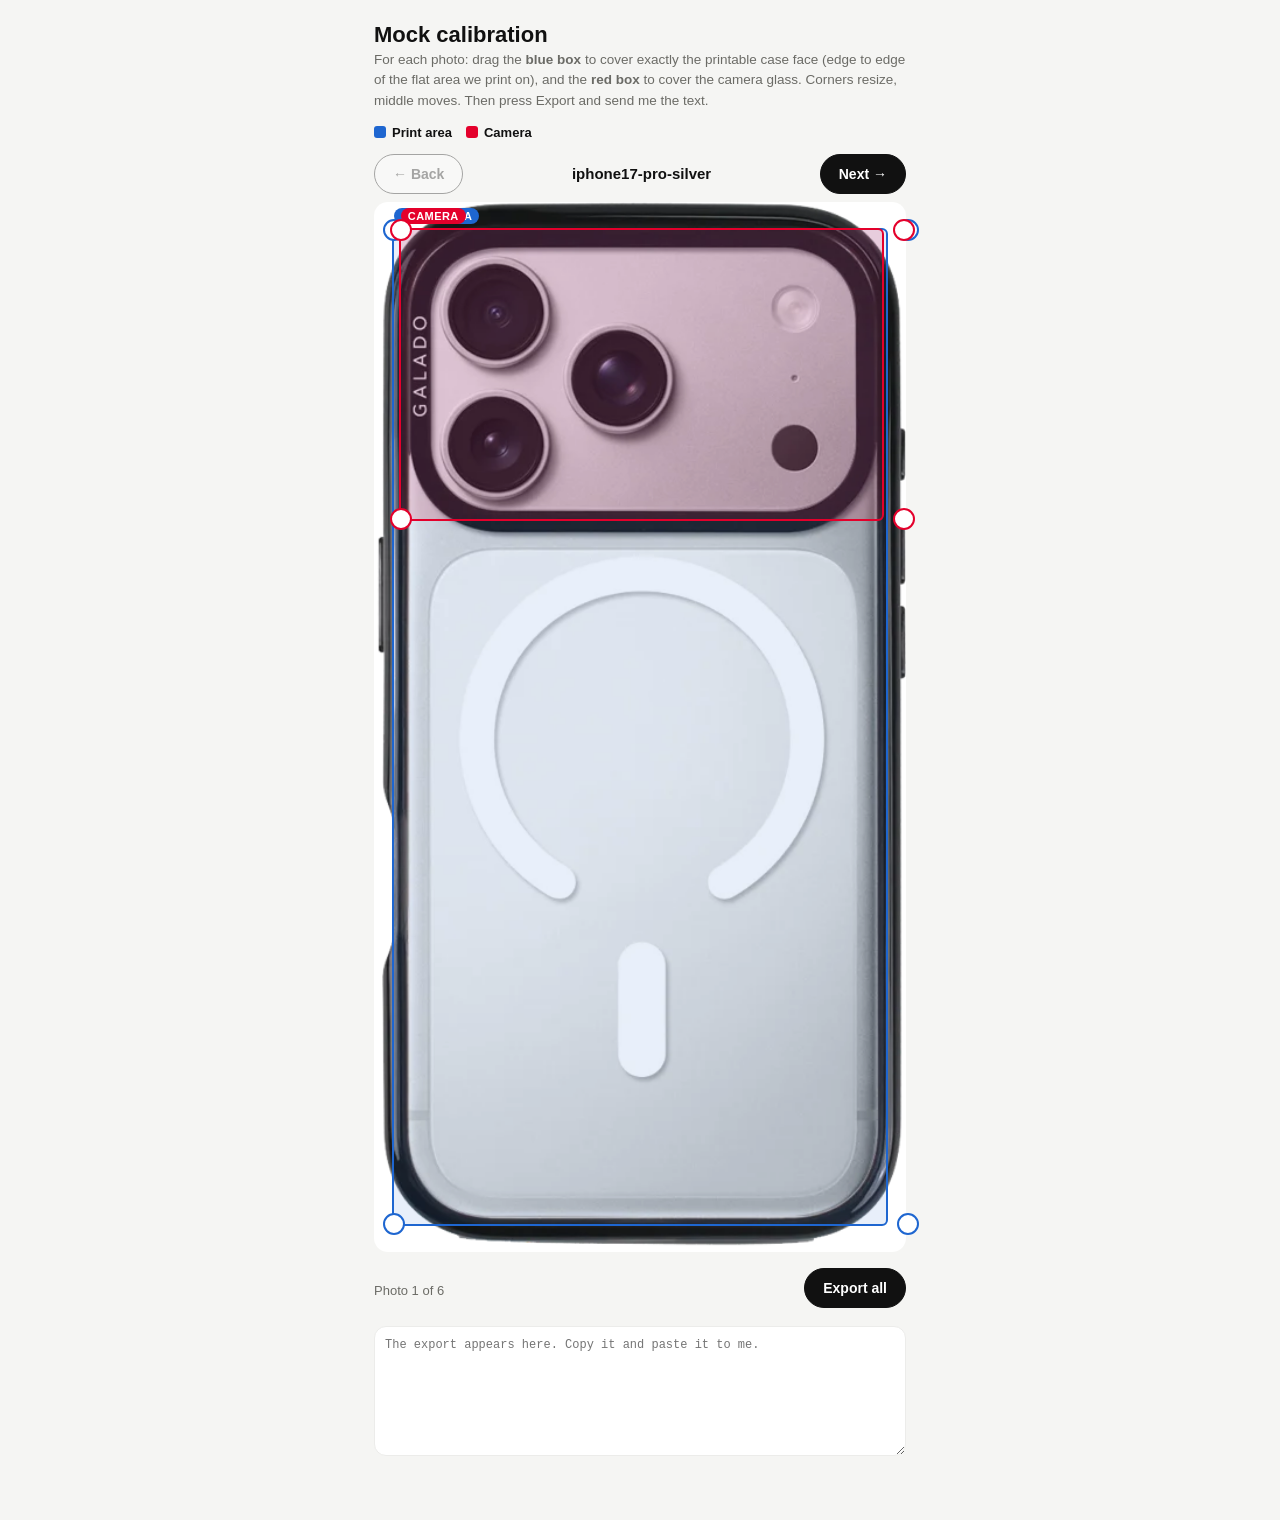
<file: galado-studio-cart/public/calibrate.html>
<!doctype html>
<html lang="en">
<head>
<meta charset="utf-8">
<meta name="viewport" content="width=device-width, initial-scale=1">
<title>GALADO Studio · Mock calibration</title>
<style>
  :root { --ink: #111111; --red: #E4002B; --blue: #1e66d0; --canvas: #F5F5F3; }
  * { box-sizing: border-box; }
  body { margin: 0; font-family: Inter, -apple-system, Arial, sans-serif; background: var(--canvas); color: var(--ink); }
  .wrap { max-width: 560px; margin: 0 auto; padding: 18px 14px 60px; }
  h1 { font-family: Archivo, Arial, sans-serif; font-size: 22px; margin: 4px 0 2px; }
  .sub { color: #6B6B66; font-size: 13.5px; margin: 0 0 14px; line-height: 1.5; }
  .legend { display: flex; gap: 14px; font-size: 13px; font-weight: 600; margin-bottom: 10px; }
  .legend span::before { content: ''; display: inline-block; width: 12px; height: 12px; border-radius: 3px; margin-right: 6px; vertical-align: -1px; }
  .legend .lp::before { background: var(--blue); }
  .legend .lc::before { background: var(--red); }
  .stagebox { position: relative; margin: 0 auto; touch-action: none; user-select: none; -webkit-user-select: none; }
  .stagebox img { display: block; width: 100%; height: auto; pointer-events: none; border-radius: 14px; background: #fff; }
  .rect { position: absolute; border: 2.5px solid; border-radius: 6px; cursor: move; }
  .rect.print { border-color: var(--blue); background: rgba(30,102,208,0.10); }
  .rect.camera { border-color: var(--red); background: rgba(228,0,43,0.14); }
  .rect .tag { position: absolute; top: -22px; left: 0; font-size: 11px; font-weight: 700; letter-spacing: .04em; padding: 2px 7px; border-radius: 999px; color: #fff; }
  .rect.print .tag { background: var(--blue); }
  .rect.camera .tag { background: var(--red); }
  .hd { position: absolute; width: 22px; height: 22px; margin: -11px; border-radius: 50%; background: #fff; border: 2.5px solid currentColor; }
  .rect.print .hd { color: var(--blue); }
  .rect.camera .hd { color: var(--red); }
  .hd.nw { left: 0; top: 0; cursor: nwse-resize; } .hd.ne { right: -22px; top: 0; cursor: nesw-resize; }
  .hd.sw { left: 0; top: 100%; cursor: nesw-resize; } .hd.se { right: -22px; top: 100%; cursor: nwse-resize; }
  .bar { display: flex; align-items: center; justify-content: space-between; gap: 10px; margin: 14px 0 8px; }
  .bar strong { font-size: 15px; }
  button { font: 600 14px Inter, Arial, sans-serif; border-radius: 999px; padding: 11px 18px; cursor: pointer; border: 1.5px solid var(--ink); background: #fff; color: var(--ink); }
  button.primary { background: var(--ink); color: #fff; border-color: var(--ink); }
  button:disabled { opacity: .35; }
  .doneNote { font-size: 13px; color: #6B6B66; margin-top: 6px; }
  textarea { width: 100%; height: 130px; margin-top: 10px; border-radius: 12px; border: 1.5px solid #ECECEA; padding: 10px; font: 12px/1.4 ui-monospace, Menlo, monospace; }
  .pill { display: inline-block; background: #fff; border: 1.5px solid #ECECEA; border-radius: 999px; padding: 4px 12px; font-size: 12.5px; margin-left: 6px; }
</style>
</head>
<body>
<div class="wrap">
  <h1>Mock calibration</h1>
  <p class="sub">For each photo: drag the <b>blue box</b> to cover exactly the printable case face (edge to edge of the flat area we print on), and the <b>red box</b> to cover the camera glass. Corners resize, middle moves. Then press Export and send me the text.</p>
  <div class="legend"><span class="lp">Print area</span><span class="lc">Camera</span></div>
  <div class="bar">
    <button id="prev">&#8592; Back</button>
    <strong id="title">…</strong>
    <button id="next" class="primary">Next &#8594;</button>
  </div>
  <div class="stagebox" id="stage"></div>
  <div class="bar" style="margin-top:16px">
    <span class="doneNote" id="progress"></span>
    <button id="export" class="primary">Export all</button>
  </div>
  <textarea id="out" placeholder="The export appears here. Copy it and paste it to me." readonly></textarea>
</div>
<script>
(function () {
  'use strict';
  var FILES = [];
  var GEOM = {}; // file -> { print:{x,y,w,h}, camera:{x,y,w,h} } fractions of the image
  var idx = 0;

  function defaults(file, manifest) {
    // Prefill from any model that uses this file: contain-fit plate (same
    // formula as the editor) + its camera zone projected into image space.
    var entry = null;
    Object.keys(manifest).forEach(function (k) {
      if (!entry && manifest[k] && manifest[k].file === file && manifest[k].print) entry = manifest[k];
    });
    var print = { x: 0.06, y: 0.03, w: 0.88, h: 0.94 };
    var camera = { x: 0.1, y: 0.05, w: 0.5, h: 0.22 };
    if (entry && entry.img) {
      var aspect = entry.print.w / entry.print.h;
      var iw = entry.img.w, ih = entry.img.h;
      var inset = 0.025;
      var boxW = iw * (1 - 2 * inset), boxH = ih * (1 - 2 * inset);
      var ph = Math.min(boxH, boxW / aspect), pw = ph * aspect;
      print = { x: (iw - pw) / 2 / iw, y: (ih - ph) / 2 / ih, w: pw / iw, h: ph / ih };
      if (entry.camera) {
        camera = {
          x: print.x + entry.camera.x0 * print.w,
          y: print.y + entry.camera.y0 * print.h,
          w: (entry.camera.x1 - entry.camera.x0) * print.w,
          h: (entry.camera.y1 - entry.camera.y0) * print.h,
        };
      }
    }
    return { print: print, camera: camera };
  }

  var stage = document.getElementById('stage');
  var img = null;

  function render() {
    var file = FILES[idx];
    document.getElementById('title').textContent = file.replace('.webp', '');
    document.getElementById('prev').disabled = idx === 0;
    document.getElementById('next').textContent = idx === FILES.length - 1 ? 'Done' : 'Next →';
    document.getElementById('progress').textContent = 'Photo ' + (idx + 1) + ' of ' + FILES.length;
    stage.innerHTML = '';
    img = new Image();
    img.src = 'mocks/' + file + '?cal=1';
    stage.appendChild(img);
    img.onload = function () { ['print', 'camera'].forEach(function (kind) { stage.appendChild(rectEl(file, kind)); }); };
  }

  function rectEl(file, kind) {
    var box = document.createElement('div');
    box.className = 'rect ' + kind;
    var tag = document.createElement('span');
    tag.className = 'tag';
    tag.textContent = kind === 'print' ? 'PRINT AREA' : 'CAMERA';
    box.appendChild(tag);
    ['nw', 'ne', 'sw', 'se'].forEach(function (corner) {
      var h = document.createElement('span');
      h.className = 'hd ' + corner;
      h.dataset.corner = corner;
      box.appendChild(h);
    });
    position(box, GEOM[file][kind]);

    var drag = null;
    box.addEventListener('pointerdown', function (e) {
      var r = GEOM[file][kind];
      drag = {
        corner: e.target.dataset ? e.target.dataset.corner : null,
        startX: e.clientX, startY: e.clientY,
        rect: { x: r.x, y: r.y, w: r.w, h: r.h },
      };
      box.setPointerCapture(e.pointerId);
      e.preventDefault();
    });
    box.addEventListener('pointermove', function (e) {
      if (!drag) return;
      var iw = img.clientWidth, ih = img.clientHeight;
      var dx = (e.clientX - drag.startX) / iw;
      var dy = (e.clientY - drag.startY) / ih;
      var r0 = drag.rect;
      var r = { x: r0.x, y: r0.y, w: r0.w, h: r0.h };
      var c = drag.corner;
      if (!c) { r.x = r0.x + dx; r.y = r0.y + dy; }
      else {
        if (c === 'nw') { r.x = r0.x + dx; r.y = r0.y + dy; r.w = r0.w - dx; r.h = r0.h - dy; }
        if (c === 'ne') { r.y = r0.y + dy; r.w = r0.w + dx; r.h = r0.h - dy; }
        if (c === 'sw') { r.x = r0.x + dx; r.w = r0.w - dx; r.h = r0.h + dy; }
        if (c === 'se') { r.w = r0.w + dx; r.h = r0.h + dy; }
      }
      r.w = Math.max(0.03, r.w); r.h = Math.max(0.02, r.h);
      r.x = Math.min(Math.max(r.x, -0.02), 1.02 - r.w);
      r.y = Math.min(Math.max(r.y, -0.02), 1.02 - r.h);
      GEOM[file][kind] = r;
      position(box, r);
    });
    var up = function () { drag = null; };
    box.addEventListener('pointerup', up);
    box.addEventListener('pointercancel', up);
    return box;
  }

  function position(box, r) {
    box.style.left = (r.x * 100) + '%';
    box.style.top = (r.y * 100) + '%';
    box.style.width = (r.w * 100) + '%';
    box.style.height = (r.h * 100) + '%';
  }

  document.getElementById('prev').onclick = function () { if (idx > 0) { idx -= 1; render(); } };
  document.getElementById('next').onclick = function () { if (idx < FILES.length - 1) { idx += 1; render(); } else { doExport(); } };
  document.getElementById('export').onclick = doExport;

  function doExport() {
    var round = function (v) { return Math.round(v * 10000) / 10000; };
    var out = {};
    FILES.forEach(function (f) {
      var g = GEOM[f];
      out[f] = {
        print: { x: round(g.print.x), y: round(g.print.y), w: round(g.print.w), h: round(g.print.h) },
        camera: { x: round(g.camera.x), y: round(g.camera.y), w: round(g.camera.w), h: round(g.camera.h) },
      };
    });
    var text = 'GALADO-CALIBRATION-V1 ' + JSON.stringify(out);
    var ta = document.getElementById('out');
    ta.value = text;
    ta.focus(); ta.select();
    if (navigator.clipboard) navigator.clipboard.writeText(text).catch(function () { /* selected for manual copy */ });
    document.getElementById('progress').textContent = 'Copied. Paste it to me in chat.';
  }

  fetch('mocks/mocks.json?cal=' + Date.now())
    .then(function (r) { return r.json(); })
    .then(function (d) {
      var manifest = d.mocks || d;
      var seen = {};
      Object.keys(manifest).forEach(function (k) {
        var f = manifest[k] && manifest[k].file;
        if (f && !seen[f]) { seen[f] = true; FILES.push(f); }
      });
      FILES.forEach(function (f) { GEOM[f] = defaults(f, manifest); });
      render();
    });
})();
</script>
</body>
</html>
</file>
